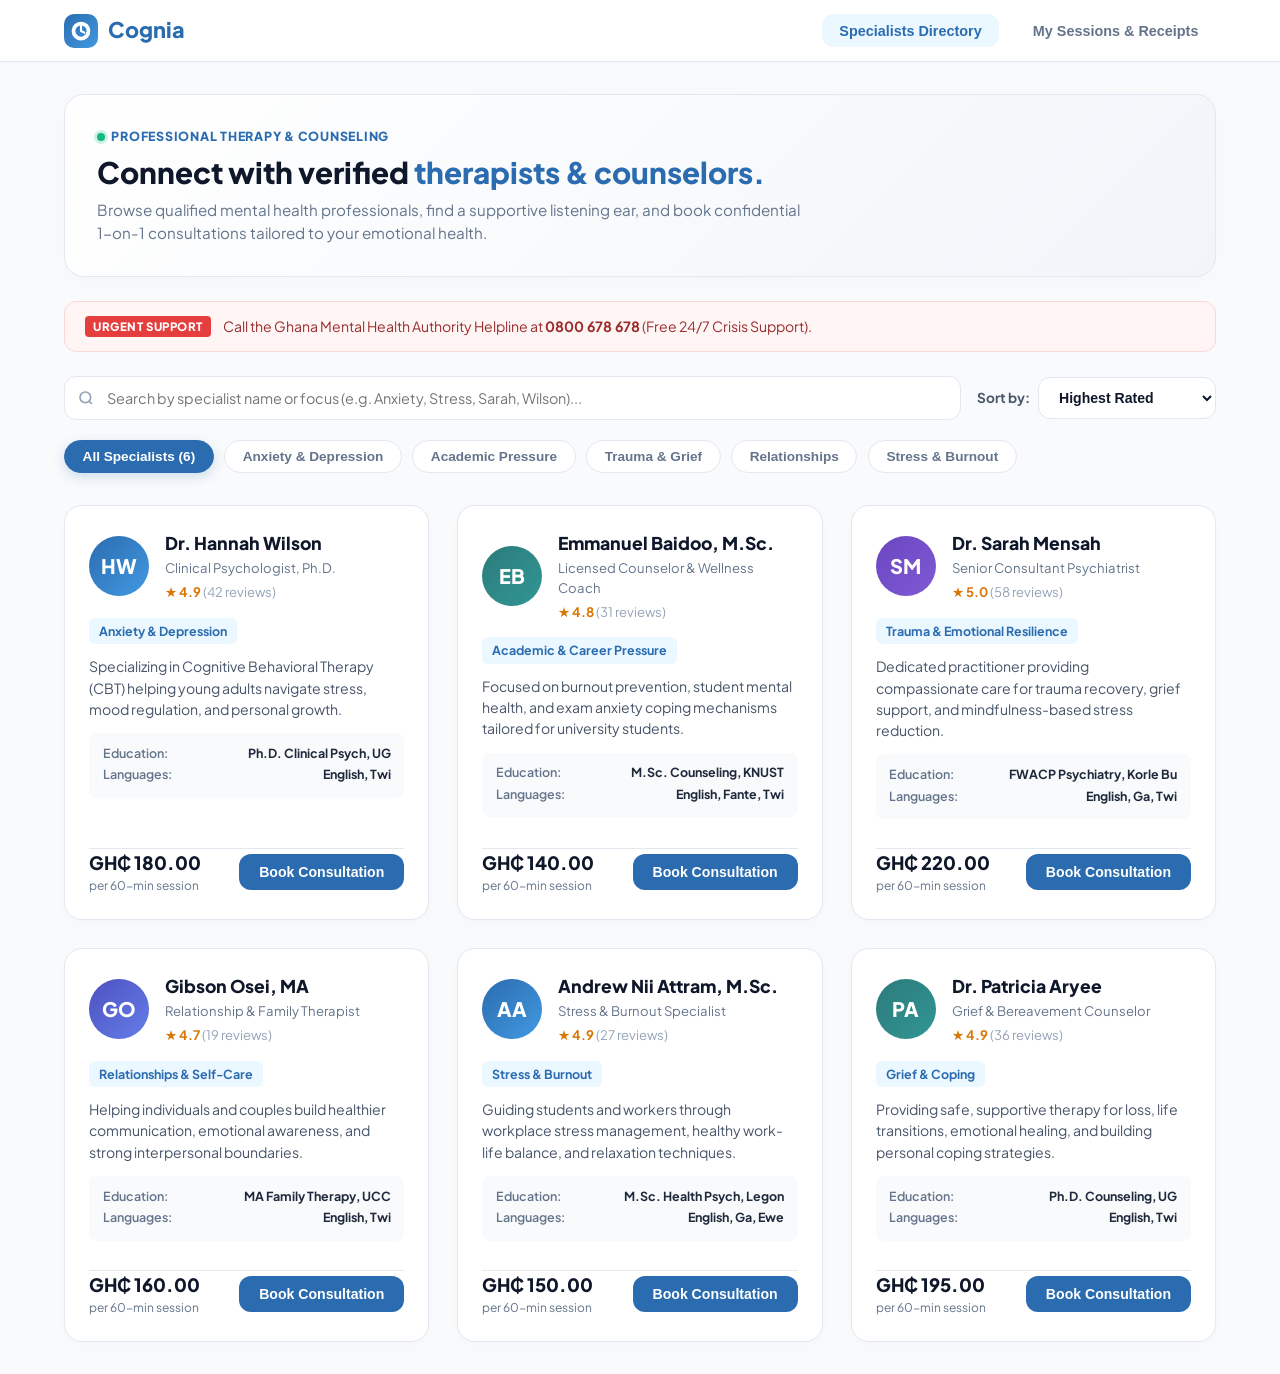
<file: preview.html>
<!DOCTYPE html>
<html lang="en">
<head>
    <meta charset="UTF-8" />
    <meta name="viewport" content="width=device-width, initial-scale=1.0"/>
    <title>Cognia - Therapist Profiles, Session Booking & Payment Receipts</title>
    <link rel="preconnect" href="https://fonts.googleapis.com">
    <link rel="preconnect" href="https://fonts.gstatic.com" crossorigin>
    <link href="https://fonts.googleapis.com/css2?family=Plus+Jakarta+Sans:wght@400;500;600;700;800&display=swap" rel="stylesheet">
    <script src="https://js.paystack.co/v1/inline.js"></script>
    <style>
        :root {
            --primary: #2b6cb0;
            --primary-hover: #2c5282;
            --teal: #319795;
            --bg: #f8fafc;
            --card-bg: #ffffff;
            --text-dark: #0f172a;
            --text-muted: #64748b;
            --border: #e2e8f0;
            --radius-lg: 18px;
            --radius-md: 12px;
            --font: 'Plus Jakarta Sans', -apple-system, BlinkMacSystemFont, sans-serif;
        }

        * { box-sizing: border-box; margin: 0; padding: 0; }
        body { font-family: var(--font); background-color: var(--bg); color: var(--text-dark); line-height: 1.5; -webkit-font-smoothing: antialiased; }

        /* Top Navigation Header */
        header { background: #ffffff; border-bottom: 1px solid var(--border); position: sticky; top: 0; z-index: 100; box-shadow: 0 1px 3px rgba(0,0,0,0.02); }
        .nav-container { max-width: 1200px; margin: 0 auto; padding: 0.85rem 1.5rem; display: flex; align-items: center; justify-content: space-between; }
        .brand { display: flex; align-items: center; gap: 0.6rem; font-weight: 800; font-size: 1.35rem; color: var(--primary); text-decoration: none; cursor: pointer; }
        .brand-icon { width: 34px; height: 34px; background: linear-gradient(135deg, #2b6cb0, #4299e1); border-radius: 10px; color: white; display: flex; align-items: center; justify-content: center; }
        
        .nav-links { display: flex; gap: 1rem; align-items: center; }
        .nav-btn { text-decoration: none; font-size: 0.9rem; font-weight: 700; color: var(--text-muted); padding: 0.55rem 1.1rem; border-radius: var(--radius-md); transition: all 0.2s ease; cursor: pointer; border: none; background: transparent; }
        .nav-btn:hover, .nav-btn.active { color: var(--primary); background: #ebf8ff; }

        /* Main Container */
        .container { max-width: 1200px; margin: 2rem auto; padding: 0 1.5rem; }

        /* Page View Switcher */
        .page-view { display: none; }
        .page-view.active { display: block; animation: fadeIn 0.3s ease-in-out; }
        @keyframes fadeIn { from { opacity: 0; transform: translateY(6px); } to { opacity: 1; transform: translateY(0); } }

        /* Welcome Band */
        .welcome-band { background: linear-gradient(135deg, #ffffff 0%, #f1f5f9 100%); border: 1px solid var(--border); border-radius: 20px; padding: 2rem; margin-bottom: 1.5rem; box-shadow: 0 4px 20px rgba(0,0,0,0.02); }
        .eyebrow { font-size: 0.78rem; font-weight: 800; color: var(--primary); letter-spacing: 0.06em; text-transform: uppercase; margin-bottom: 0.5rem; display: flex; align-items: center; gap: 0.4rem; }
        .status-dot { width: 8px; height: 8px; background: #10b981; border-radius: 50%; display: inline-block; box-shadow: 0 0 0 3px rgba(16,185,129,0.2); }
        .welcome-band h1 { font-size: 1.85rem; font-weight: 800; color: var(--text-dark); margin-bottom: 0.5rem; line-height: 1.25; }
        .welcome-band h1 em { font-style: normal; color: var(--primary); }
        .welcome-lede { font-size: 0.95rem; color: var(--text-muted); max-width: 720px; }

        /* Crisis Helpline Banner */
        .crisis-banner { background: #fff5f5; border: 1px solid #fed7d7; color: #9b2c2c; padding: 0.85rem 1.25rem; border-radius: 12px; font-size: 0.88rem; margin-bottom: 1.5rem; display: flex; align-items: center; gap: 0.75rem; }
        .crisis-tag { background: #e53e3e; color: white; font-size: 0.72rem; font-weight: 800; padding: 2px 8px; border-radius: 4px; text-transform: uppercase; letter-spacing: 0.05em; }

        /* Directory Controls */
        .controls-row { display: flex; justify-content: space-between; gap: 1rem; flex-wrap: wrap; margin-bottom: 1.25rem; }
        .search-box { position: relative; flex: 1; min-width: 280px; }
        .search-box input { width: 100%; padding: 0.75rem 1rem 0.75rem 2.6rem; border-radius: var(--radius-md); border: 1px solid var(--border); font-size: 0.9rem; outline: none; font-family: inherit; }
        .search-box input:focus { border-color: var(--primary); box-shadow: 0 0 0 3px rgba(43,108,176,0.15); }
        .search-icon-svg { position: absolute; left: 0.9rem; top: 50%; transform: translateY(-50%); color: #94a3b8; }

        .sort-box { display: flex; align-items: center; gap: 0.5rem; }
        .sort-box label { font-size: 0.85rem; font-weight: 700; color: #475569; }
        .sort-box select { padding: 0.7rem 1rem; border-radius: var(--radius-md); border: 1px solid var(--border); font-size: 0.88rem; font-weight: 600; color: var(--text-dark); background: white; cursor: pointer; }

        .pills-bar { display: flex; gap: 0.65rem; flex-wrap: wrap; margin-bottom: 2rem; }
        .pill { background: #ffffff; border: 1px solid var(--border); border-radius: 999px; padding: 0.5rem 1.1rem; font-size: 0.85rem; font-weight: 700; color: var(--text-muted); cursor: pointer; transition: all 0.2s ease; }
        .pill:hover, .pill.active { background: var(--primary); color: white; border-color: var(--primary); box-shadow: 0 4px 12px rgba(43,108,176,0.2); }

        /* Therapist Grid */
        .therapist-grid { display: grid; grid-template-columns: repeat(auto-fill, minmax(340px, 1fr)); gap: 1.75rem; }
        .card { background: var(--card-bg); border-radius: var(--radius-lg); border: 1px solid var(--border); padding: 1.5rem; display: flex; flex-direction: column; justify-content: space-between; box-shadow: 0 4px 15px rgba(0,0,0,0.02); transition: all 0.25s ease; }
        .card:hover { transform: translateY(-5px); box-shadow: 0 16px 30px rgba(0,0,0,0.06); border-color: #bee3f8; }

        .card-header { display: flex; gap: 1rem; align-items: center; margin-bottom: 1rem; }
        .avatar-monogram { width: 60px; height: 60px; border-radius: 50%; display: flex; align-items: center; justify-content: center; font-weight: 800; color: white; font-size: 1.25rem; flex-shrink: 0; }
        .bg-blue { background: linear-gradient(135deg, #2b6cb0, #4299e1); }
        .bg-teal { background: linear-gradient(135deg, #2c7a7b, #319795); }
        .bg-purple { background: linear-gradient(135deg, #6b46c1, #805ad5); }
        .bg-indigo { background: linear-gradient(135deg, #4c51bf, #667eea); }

        .card-header h3 { font-size: 1.1rem; color: var(--text-dark); font-weight: 800; margin-bottom: 2px; }
        .card-header p { font-size: 0.82rem; color: var(--text-muted); margin-bottom: 4px; }
        .rating-strip { font-size: 0.82rem; font-weight: 700; color: #d97706; }

        .badge { display: inline-block; background: #ebf8ff; color: var(--primary); font-size: 0.78rem; font-weight: 700; padding: 4px 10px; border-radius: 6px; margin-bottom: 0.75rem; }
        .bio-text { font-size: 0.88rem; color: #475569; line-height: 1.5; margin-bottom: 0.85rem; }
        
        .mini-meta { background: #f8fafc; border-radius: 8px; padding: 0.65rem 0.85rem; font-size: 0.78rem; margin-bottom: 1rem; }
        .mini-meta div { display: flex; justify-content: space-between; margin-bottom: 3px; }
        .mini-meta span { color: #64748b; font-weight: 600; }
        .mini-meta strong { color: #1e293b; text-align: right; }

        .rate-box { display: flex; justify-content: space-between; align-items: center; border-top: 1px solid var(--border); pt: 1rem; margin-top: 0.85rem; }
        .rate-amount { font-size: 1.15rem; font-weight: 800; color: var(--text-dark); }
        .rate-unit { font-size: 0.75rem; color: var(--text-muted); }

        .btn { background: var(--primary); color: white; border: none; border-radius: var(--radius-md); padding: 0.65rem 1.25rem; font-size: 0.88rem; font-weight: 700; cursor: pointer; transition: background 0.2s ease; }
        .btn:hover { background: var(--primary-hover); }

        /* Booking Layout */
        .booking-layout { display: grid; grid-template-columns: 1fr 370px; gap: 2rem; }
        @media (max-width: 900px) { .booking-layout { grid-template-columns: 1fr; } }

        .form-group { margin-bottom: 1.35rem; }
        .form-group label { display: block; font-size: 0.88rem; font-weight: 700; color: #334155; margin-bottom: 0.5rem; }
        .input-control { width: 100%; padding: 0.75rem 1rem; border-radius: var(--radius-md); border: 1px solid var(--border); font-size: 0.9rem; font-family: inherit; }
        .textarea-control { resize: vertical; }

        .mode-grid { display: grid; grid-template-columns: repeat(3, 1fr); gap: 0.75rem; }
        .mode-card { background: #f8fafc; border: 1.5px solid var(--border); border-radius: 12px; padding: 0.9rem; cursor: pointer; text-align: center; transition: all 0.2s ease; }
        .mode-card.selected, .mode-card:hover { background: #ebf8ff; border-color: var(--primary); box-shadow: 0 0 0 3px rgba(43,108,176,0.15); }
        .mode-icon-svg { margin-bottom: 4px; display: flex; justify-content: center; }
        .mode-card h4 { font-size: 0.85rem; font-weight: 800; color: var(--text-dark); margin-top: 2px; }
        .mode-card p { font-size: 0.72rem; color: var(--text-muted); }

        .dur-pills { display: flex; gap: 0.65rem; }
        .dur-pill { background: #f8fafc; border: 1.5px solid var(--border); border-radius: 10px; padding: 0.55rem 1rem; font-size: 0.85rem; font-weight: 700; color: #475569; cursor: pointer; }
        .dur-pill.selected, .dur-pill:hover { background: var(--primary); color: white; border-color: var(--primary); }

        .time-chips { display: grid; grid-template-columns: repeat(auto-fill, minmax(105px, 1fr)); gap: 0.6rem; }
        .time-chip { padding: 0.65rem; border: 1px solid var(--border); border-radius: 10px; font-size: 0.85rem; font-weight: 700; color: #475569; text-align: center; cursor: pointer; background: white; }
        .time-chip.selected, .time-chip:hover { background: #ebf8ff; border-color: var(--primary); color: var(--primary); }

        .focus-tags { display: flex; gap: 0.4rem; flex-wrap: wrap; margin-bottom: 0.6rem; }
        .tag { background: #f1f5f9; border: 1px solid #e2e8f0; padding: 4px 10px; border-radius: 20px; font-size: 0.78rem; font-weight: 600; cursor: pointer; color: #475569; }
        .tag:hover { background: #cbd5e0; color: #0f172a; }

        .summary-card { background: white; border-radius: var(--radius-lg); border: 1px solid var(--border); padding: 1.5rem; height: fit-content; position: sticky; top: 90px; }
        .summary-row { display: flex; justify-content: space-between; font-size: 0.85rem; color: #475569; margin-bottom: 0.6rem; }
        .summary-total { font-size: 1.15rem; font-weight: 800; color: var(--text-dark); border-top: 1.5px dashed var(--border); padding-top: 0.75rem; margin-top: 0.75rem; display: flex; justify-content: space-between; }

        /* Tables & Receipts */
        table { width: 100%; border-collapse: collapse; background: white; border-radius: var(--radius-md); overflow: hidden; border: 1px solid var(--border); }
        th { background: #f8fafc; text-align: left; padding: 0.85rem 1.25rem; font-size: 0.85rem; font-weight: 700; color: #475569; border-bottom: 1px solid var(--border); }
        td { padding: 1rem 1.25rem; border-bottom: 1px solid #f1f5f9; font-size: 0.88rem; }
        .status-confirmed { background: #dcfce7; color: #166534; padding: 4px 10px; border-radius: 20px; font-weight: 700; font-size: 0.78rem; }
        .join-link { background: #10b981; color: white; text-decoration: none; padding: 0.55rem 1rem; border-radius: 8px; font-weight: 700; font-size: 0.85rem; display: inline-flex; align-items: center; gap: 0.35rem; }

        .back-btn { display: inline-flex; align-items: center; gap: 0.4rem; font-size: 0.85rem; font-weight: 700; color: #475569; text-decoration: none; background: #ffffff; border: 1px solid #e2e8f0; padding: 0.45rem 1rem; border-radius: 999px; transition: all 0.2s ease; box-shadow: 0 1px 3px rgba(0,0,0,0.02); cursor: pointer; margin-bottom: 1.25rem; }
        .back-btn:hover { color: var(--primary); border-color: #cbd5e0; background: #f8fafc; transform: translateX(-3px); }

        .stats-grid { display: grid; grid-template-columns: repeat(auto-fit, minmax(210px, 1fr)); gap: 1.25rem; margin-bottom: 1.75rem; }
        .stat-card { background: white; border: 1px solid var(--border); border-radius: 14px; padding: 1.1rem 1.25rem; display: flex; align-items: center; gap: 1rem; box-shadow: 0 2px 8px rgba(0,0,0,0.02); }
        .stat-icon { background: #ebf8ff; width: 44px; height: 44px; border-radius: 12px; display: flex; align-items: center; justify-content: center; color: var(--primary); flex-shrink: 0; }
        .stat-val { font-size: 1.2rem; font-weight: 800; color: var(--text-dark); }
        .stat-label { font-size: 0.78rem; font-weight: 600; color: var(--text-muted); }

        .prep-checklist-card { background: #f8fafc; border: 1px solid #cbd5e0; border-radius: 14px; padding: 1.25rem; margin-bottom: 2rem; }
        .checklist-header { display: flex; gap: 0.85rem; align-items: flex-start; margin-bottom: 0.75rem; }
        .chk-icon { background: #e2e8f0; width: 32px; height: 32px; border-radius: 50%; display: flex; align-items: center; justify-content: center; font-weight: 800; color: #334155; font-size: 0.85rem; flex-shrink: 0; }
        .checklist-header h4 { margin: 0 0 2px 0; font-size: 0.98rem; font-weight: 800; color: var(--text-dark); }
        .checklist-header p { margin: 0; font-size: 0.82rem; color: var(--text-muted); }
        .checklist-items { display: grid; grid-template-columns: repeat(auto-fit, minmax(260px, 1fr)); gap: 0.65rem; font-size: 0.82rem; color: #334155; }
        .chk-item { background: white; border: 1px solid var(--border); padding: 0.6rem 0.85rem; border-radius: 8px; font-weight: 600; display: flex; align-items: center; gap: 0.4rem; }
        .chk-dot { width: 6px; height: 6px; background: #3182ce; border-radius: 50%; display: inline-block; }
    </style>
</head>
<body>

    <header>
        <div class="nav-container">
            <a class="brand" onclick="navigateTo('directory-view')">
                <div class="brand-icon">
                    <svg width="20" height="20" viewBox="0 0 24 24" fill="none" stroke="currentColor" stroke-width="2.5" stroke-linecap="round" stroke-linejoin="round"><path d="M12 2a10 10 0 1 0 10 10A10 10 0 0 0 12 2zm0 18a8 8 0 1 1 8-8 8 8 0 0 1-8 8z"/><path d="M12 6v6l4 2"/></svg>
                </div>
                <span>Cognia</span>
            </a>
            <div class="nav-links">
                <button class="nav-btn active" id="nav-therapists" onclick="navigateTo('directory-view')">Specialists Directory</button>
                <button class="nav-btn" id="nav-payments" onclick="navigateTo('receipts-view')">My Sessions & Receipts</button>
            </div>
        </div>
    </header>

    <div class="container">

        <!-- VIEW 1: Specialist Directory -->
        <div id="directory-view" class="page-view active">
            <div class="welcome-band">
                <p class="eyebrow"><span class="status-dot"></span> PROFESSIONAL THERAPY & COUNSELING</p>
                <h1>Connect with verified <em>therapists & counselors.</em></h1>
                <p class="welcome-lede">Browse qualified mental health professionals, find a supportive listening ear, and book confidential 1-on-1 consultations tailored to your emotional health.</p>
            </div>

            <div class="crisis-banner">
                <span class="crisis-tag">Urgent Support</span>
                <span>Call the Ghana Mental Health Authority Helpline at <strong>0800 678 678</strong> (Free 24/7 Crisis Support).</span>
            </div>

            <div class="controls-row">
                <div class="search-box">
                    <svg class="search-icon-svg" width="16" height="16" viewBox="0 0 24 24" fill="none" stroke="currentColor" stroke-width="2.5"><circle cx="11" cy="11" r="8"/><line x1="21" y1="21" x2="16.65" y2="16.65"/></svg>
                    <input type="text" id="searchInput" placeholder="Search by specialist name or focus (e.g. Anxiety, Stress, Sarah, Wilson)..." oninput="filterTherapists()" />
                </div>
                <div class="sort-box">
                    <label>Sort by:</label>
                    <select id="sortSelect" onchange="sortTherapists()">
                        <option value="rating">Highest Rated</option>
                        <option value="price_low">Price: Low to High</option>
                        <option value="price_high">Price: High to Low</option>
                        <option value="reviews">Most Reviewed</option>
                    </select>
                </div>
            </div>

            <div class="pills-bar">
                <button class="pill active" onclick="filterCategory('All', this)">All Specialists (6)</button>
                <button class="pill" onclick="filterCategory('Anxiety & Depression', this)">Anxiety & Depression</button>
                <button class="pill" onclick="filterCategory('Academic & Career Pressure', this)">Academic Pressure</button>
                <button class="pill" onclick="filterCategory('Trauma & Emotional Resilience', this)">Trauma & Grief</button>
                <button class="pill" onclick="filterCategory('Relationships & Self-Care', this)">Relationships</button>
                <button class="pill" onclick="filterCategory('Stress & Burnout', this)">Stress & Burnout</button>
            </div>

            <div class="therapist-grid" id="therapistGrid">
                <!-- 1. Dr. Hannah Wilson -->
                <div class="card" data-category="Anxiety & Depression" data-name="Dr. Hannah Wilson" data-rate="180" data-rating="4.9" data-reviews="42">
                    <div>
                        <div class="card-header">
                            <div class="avatar-monogram bg-blue">HW</div>
                            <div>
                                <h3>Dr. Hannah Wilson</h3>
                                <p>Clinical Psychologist, Ph.D.</p>
                                <div class="rating-strip">★ 4.9 <span style="color:#94a3b8; font-weight:400;">(42 reviews)</span></div>
                            </div>
                        </div>
                        <span class="badge">Anxiety & Depression</span>
                        <p class="bio-text">Specializing in Cognitive Behavioral Therapy (CBT) helping young adults navigate stress, mood regulation, and personal growth.</p>
                        
                        <div class="mini-meta">
                            <div><span>Education:</span> <strong>Ph.D. Clinical Psych, UG</strong></div>
                            <div><span>Languages:</span> <strong>English, Twi</strong></div>
                        </div>
                    </div>
                    <div>
                        <div class="rate-box">
                            <div>
                                <div class="rate-amount">GH₵ 180.00</div>
                                <div class="rate-unit">per 60-min session</div>
                            </div>
                            <button class="btn" onclick="startBooking('Dr. Hannah Wilson', 'Clinical Psychologist, Ph.D.', 'Anxiety & Depression', 180.00, 'HW', 'bg-blue')">Book Consultation</button>
                        </div>
                    </div>
                </div>

                <!-- 2. Emmanuel Baidoo -->
                <div class="card" data-category="Academic & Career Pressure" data-name="Emmanuel Baidoo" data-rate="140" data-rating="4.8" data-reviews="31">
                    <div>
                        <div class="card-header">
                            <div class="avatar-monogram bg-teal">EB</div>
                            <div>
                                <h3>Emmanuel Baidoo, M.Sc.</h3>
                                <p>Licensed Counselor & Wellness Coach</p>
                                <div class="rating-strip">★ 4.8 <span style="color:#94a3b8; font-weight:400;">(31 reviews)</span></div>
                            </div>
                        </div>
                        <span class="badge">Academic & Career Pressure</span>
                        <p class="bio-text">Focused on burnout prevention, student mental health, and exam anxiety coping mechanisms tailored for university students.</p>
                        
                        <div class="mini-meta">
                            <div><span>Education:</span> <strong>M.Sc. Counseling, KNUST</strong></div>
                            <div><span>Languages:</span> <strong>English, Fante, Twi</strong></div>
                        </div>
                    </div>
                    <div>
                        <div class="rate-box">
                            <div>
                                <div class="rate-amount">GH₵ 140.00</div>
                                <div class="rate-unit">per 60-min session</div>
                            </div>
                            <button class="btn" onclick="startBooking('Emmanuel Baidoo, M.Sc.', 'Licensed Counselor & Wellness Coach', 'Academic & Career Pressure', 140.00, 'EB', 'bg-teal')">Book Consultation</button>
                        </div>
                    </div>
                </div>

                <!-- 3. Dr. Sarah Mensah -->
                <div class="card" data-category="Trauma & Emotional Resilience" data-name="Dr. Sarah Mensah" data-rate="220" data-rating="5.0" data-reviews="58">
                    <div>
                        <div class="card-header">
                            <div class="avatar-monogram bg-purple">SM</div>
                            <div>
                                <h3>Dr. Sarah Mensah</h3>
                                <p>Senior Consultant Psychiatrist</p>
                                <div class="rating-strip">★ 5.0 <span style="color:#94a3b8; font-weight:400;">(58 reviews)</span></div>
                            </div>
                        </div>
                        <span class="badge">Trauma & Emotional Resilience</span>
                        <p class="bio-text">Dedicated practitioner providing compassionate care for trauma recovery, grief support, and mindfulness-based stress reduction.</p>
                        
                        <div class="mini-meta">
                            <div><span>Education:</span> <strong>FWACP Psychiatry, Korle Bu</strong></div>
                            <div><span>Languages:</span> <strong>English, Ga, Twi</strong></div>
                        </div>
                    </div>
                    <div>
                        <div class="rate-box">
                            <div>
                                <div class="rate-amount">GH₵ 220.00</div>
                                <div class="rate-unit">per 60-min session</div>
                            </div>
                            <button class="btn" onclick="startBooking('Dr. Sarah Mensah', 'Senior Consultant Psychiatrist', 'Trauma & Emotional Resilience', 220.00, 'SM', 'bg-purple')">Book Consultation</button>
                        </div>
                    </div>
                </div>

                <!-- 4. Gibson Osei -->
                <div class="card" data-category="Relationships & Self-Care" data-name="Gibson Osei" data-rate="160" data-rating="4.7" data-reviews="19">
                    <div>
                        <div class="card-header">
                            <div class="avatar-monogram bg-indigo">GO</div>
                            <div>
                                <h3>Gibson Osei, MA</h3>
                                <p>Relationship & Family Therapist</p>
                                <div class="rating-strip">★ 4.7 <span style="color:#94a3b8; font-weight:400;">(19 reviews)</span></div>
                            </div>
                        </div>
                        <span class="badge">Relationships & Self-Care</span>
                        <p class="bio-text">Helping individuals and couples build healthier communication, emotional awareness, and strong interpersonal boundaries.</p>
                        
                        <div class="mini-meta">
                            <div><span>Education:</span> <strong>MA Family Therapy, UCC</strong></div>
                            <div><span>Languages:</span> <strong>English, Twi</strong></div>
                        </div>
                    </div>
                    <div>
                        <div class="rate-box">
                            <div>
                                <div class="rate-amount">GH₵ 160.00</div>
                                <div class="rate-unit">per 60-min session</div>
                            </div>
                            <button class="btn" onclick="startBooking('Gibson Osei, MA', 'Relationship & Family Therapist', 'Relationships & Self-Care', 160.00, 'GO', 'bg-indigo')">Book Consultation</button>
                        </div>
                    </div>
                </div>

                <!-- 5. Andrew Nii Attram -->
                <div class="card" data-category="Stress & Burnout" data-name="Andrew Nii Attram" data-rate="150" data-rating="4.9" data-reviews="27">
                    <div>
                        <div class="card-header">
                            <div class="avatar-monogram bg-blue">AA</div>
                            <div>
                                <h3>Andrew Nii Attram, M.Sc.</h3>
                                <p>Stress & Burnout Specialist</p>
                                <div class="rating-strip">★ 4.9 <span style="color:#94a3b8; font-weight:400;">(27 reviews)</span></div>
                            </div>
                        </div>
                        <span class="badge">Stress & Burnout</span>
                        <p class="bio-text">Guiding students and workers through workplace stress management, healthy work-life balance, and relaxation techniques.</p>
                        
                        <div class="mini-meta">
                            <div><span>Education:</span> <strong>M.Sc. Health Psych, Legon</strong></div>
                            <div><span>Languages:</span> <strong>English, Ga, Ewe</strong></div>
                        </div>
                    </div>
                    <div>
                        <div class="rate-box">
                            <div>
                                <div class="rate-amount">GH₵ 150.00</div>
                                <div class="rate-unit">per 60-min session</div>
                            </div>
                            <button class="btn" onclick="startBooking('Andrew Nii Attram, M.Sc.', 'Stress & Burnout Specialist', 'Stress & Burnout', 150.00, 'AA', 'bg-blue')">Book Consultation</button>
                        </div>
                    </div>
                </div>

                <!-- 6. Dr. Patricia Aryee -->
                <div class="card" data-category="Trauma & Emotional Resilience" data-name="Dr. Patricia Aryee" data-rate="195" data-rating="4.9" data-reviews="36">
                    <div>
                        <div class="card-header">
                            <div class="avatar-monogram bg-teal">PA</div>
                            <div>
                                <h3>Dr. Patricia Aryee</h3>
                                <p>Grief & Bereavement Counselor</p>
                                <div class="rating-strip">★ 4.9 <span style="color:#94a3b8; font-weight:400;">(36 reviews)</span></div>
                            </div>
                        </div>
                        <span class="badge">Grief & Coping</span>
                        <p class="bio-text">Providing safe, supportive therapy for loss, life transitions, emotional healing, and building personal coping strategies.</p>
                        
                        <div class="mini-meta">
                            <div><span>Education:</span> <strong>Ph.D. Counseling, UG</strong></div>
                            <div><span>Languages:</span> <strong>English, Twi</strong></div>
                        </div>
                    </div>
                    <div>
                        <div class="rate-box">
                            <div>
                                <div class="rate-amount">GH₵ 195.00</div>
                                <div class="rate-unit">per 60-min session</div>
                            </div>
                            <button class="btn" onclick="startBooking('Dr. Patricia Aryee', 'Grief & Bereavement Counselor', 'Grief & Coping', 195.00, 'PA', 'bg-teal')">Book Consultation</button>
                        </div>
                    </div>
                </div>

            </div>
        </div>

        <!-- VIEW 2: Session Booking Form -->
        <div id="booking-view" class="page-view">
            <a class="back-btn" onclick="navigateTo('directory-view')">← Specialists</a>

            <div class="booking-layout">
                <div class="card">
                    <h2 id="booking-title" style="margin-bottom:0.25rem; font-size:1.35rem;">Book 1-on-1 Consultation</h2>
                    <p style="font-size:0.88rem; color:#64748b; margin-bottom:1.5rem;">Select your preferred mode, session length, date & time slot.</p>

                    <!-- Mode -->
                    <div class="form-group">
                        <label>1. Consultation Format</label>
                        <div class="mode-grid">
                            <div class="mode-card selected" onclick="selectMode(this, 'Encrypted Video Call')">
                                <div class="mode-icon-svg">
                                    <svg width="22" height="22" viewBox="0 0 24 24" fill="none" stroke="#2b6cb0" stroke-width="2"><polygon points="23 7 16 12 23 17 23 7"/><rect x="1" y="5" width="15" height="14" rx="2" ry="2"/></svg>
                                </div>
                                <h4>Video Call</h4>
                                <p>Encrypted 1-on-1 video via Jitsi</p>
                            </div>
                            <div class="mode-card" onclick="selectMode(this, 'Private Audio Call')">
                                <div class="mode-icon-svg">
                                    <svg width="22" height="22" viewBox="0 0 24 24" fill="none" stroke="#2b6cb0" stroke-width="2"><path d="M22 16.92v3a2 2 0 0 1-2.18 2 19.79 19.79 0 0 1-8.63-3.07 19.5 19.5 0 0 1-6-6 19.79 19.79 0 0 1-3.07-8.67A2 2 0 0 1 4.11 2h3a2 2 0 0 1 2 1.72 12.84 12.84 0 0 0 .7 2.81 2 2 0 0 1-.45 2.11L8.09 9.91a16 16 0 0 0 6 6l1.27-1.27a2 2 0 0 1 2.11-.45 12.84 12.84 0 0 0 2.81.7A2 2 0 0 1 22 16.92z"/></svg>
                                </div>
                                <h4>Audio Call</h4>
                                <p>Private voice consultation</p>
                            </div>
                            <div class="mode-card" onclick="selectMode(this, 'Confidential Text Chat')">
                                <div class="mode-icon-svg">
                                    <svg width="22" height="22" viewBox="0 0 24 24" fill="none" stroke="#2b6cb0" stroke-width="2"><path d="M21 15a2 2 0 0 1-2 2H7l-4 4V5a2 2 0 0 1 2-2h14a2 2 0 0 1 2 2z"/></svg>
                                </div>
                                <h4>Live Chat</h4>
                                <p>Real-time structured chat</p>
                            </div>
                        </div>
                    </div>

                    <!-- Duration -->
                    <div class="form-group">
                        <label>2. Duration</label>
                        <div class="dur-pills">
                            <div class="dur-pill" onclick="selectDuration(30, this)">30 Mins</div>
                            <div class="dur-pill selected" onclick="selectDuration(60, this)">60 Mins (Standard)</div>
                            <div class="dur-pill" onclick="selectDuration(90, this)">90 Mins (In-Depth)</div>
                        </div>
                    </div>

                    <!-- Inputs -->
                    <div style="display:grid; grid-template-columns:1fr 1fr; gap:1rem;">
                        <div class="form-group">
                            <label>Your Full Name</label>
                            <input type="text" id="clientNameInput" class="input-control" placeholder="Enter your full name" />
                        </div>
                        <div class="form-group">
                            <label>Email Address (For receipts & video link)</label>
                            <input type="email" id="clientEmailInput" class="input-control" placeholder="Enter your email address" />
                        </div>
                    </div>

                    <div class="form-group">
                        <label>Select Date</label>
                        <input type="date" id="sessionDateInput" class="input-control" value="2026-10-05" />
                    </div>

                    <div class="form-group">
                        <label>Select Time Slot</label>
                        <div class="time-chips">
                            <div class="time-chip selected" onclick="selectTime(this)">09:00 AM</div>
                            <div class="time-chip" onclick="selectTime(this)">11:00 AM</div>
                            <div class="time-chip" onclick="selectTime(this)">02:00 PM</div>
                            <div class="time-chip" onclick="selectTime(this)">04:00 PM</div>
                        </div>
                    </div>

                    <div class="form-group">
                        <label>Focus Topics & Notes (Optional)</label>
                        <div class="focus-tags">
                            <span class="tag" onclick="addTag('Academic Stress')">+ Academic Stress</span>
                            <span class="tag" onclick="addTag('Anxiety & Panic')">+ Anxiety</span>
                            <span class="tag" onclick="addTag('Burnout')">+ Burnout</span>
                            <span class="tag" onclick="addTag('Relationships')">+ Relationships</span>
                        </div>
                        <textarea id="notesInput" class="input-control textarea-control" rows="3" placeholder="Share any topics or context for your specialist..."></textarea>
                    </div>

                    <button class="btn" id="pay-button" style="width:100%; padding:0.9rem; font-size:1rem; margin-top:1rem;" onclick="completePayment()">Proceed to Pay GH₵ 180.00</button>
                </div>

                <!-- Sidebar -->
                <aside class="summary-card">
                    <h3 style="font-size:1.1rem; color:var(--text-dark); margin-bottom:1rem;">Consultation Summary</h3>
                    
                    <div style="display:flex; gap:0.85rem; align-items:center; margin-bottom:1rem;">
                        <div id="summary-monogram" class="avatar-monogram bg-blue" style="width:50px; height:50px; font-size:1.1rem;">HW</div>
                        <div>
                            <h4 id="summary-name" style="font-size:1rem;">Dr. Hannah Wilson</h4>
                            <p id="summary-title" style="font-size:0.8rem; color:#64748b;">Clinical Psychologist, Ph.D.</p>
                        </div>
                    </div>

                    <div class="summary-row">
                        <span>Format:</span>
                        <strong id="summary-mode">Encrypted Video Call</strong>
                    </div>
                    <div class="summary-row">
                        <span>Duration:</span>
                        <strong id="summary-duration">60 Mins</strong>
                    </div>
                    <div class="summary-row">
                        <span>Fee:</span>
                        <strong id="summary-rate-breakdown">GH₵ 180.00</strong>
                    </div>

                    <div class="summary-total">
                        <span>Total Payable:</span>
                        <span id="summary-rate">GH₵ 180.00</span>
                    </div>
                </aside>
            </div>
        </div>

        <!-- VIEW 3: Session Receipt -->
        <div id="receipts-view" class="page-view">
            <a class="back-btn" onclick="navigateTo('directory-view')">← Specialists</a>

            <!-- Stats Bar -->
            <div class="stats-grid">
                <div class="stat-card">
                    <div class="stat-icon">
                        <svg width="22" height="22" viewBox="0 0 24 24" fill="none" stroke="currentColor" stroke-width="2"><path d="M16 4h2a2 2 0 0 1 2 2v14a2 2 0 0 1-2 2H6a2 2 0 0 1-2-2V6a2 2 0 0 1 2-2h2"/><rect x="8" y="2" width="8" height="4" rx="1" ry="1"/></svg>
                    </div>
                    <div>
                        <div class="stat-val">1 Session</div>
                        <div class="stat-label">Confirmed Sessions</div>
                    </div>
                </div>
                <div class="stat-card">
                    <div class="stat-icon">
                        <svg width="22" height="22" viewBox="0 0 24 24" fill="none" stroke="currentColor" stroke-width="2"><circle cx="12" cy="12" r="10"/><polyline points="12 6 12 12 16 14"/></svg>
                    </div>
                    <div>
                        <div class="stat-val">1.0 hrs</div>
                        <div class="stat-label">Total Care Hours</div>
                    </div>
                </div>
                <div class="stat-card">
                    <div class="stat-icon">
                        <svg width="22" height="22" viewBox="0 0 24 24" fill="none" stroke="currentColor" stroke-width="2"><rect x="1" y="4" width="22" height="16" rx="2" ry="2"/><line x1="1" y1="10" x2="23" y2="10"/></svg>
                    </div>
                    <div>
                        <div class="stat-val" id="stats-total-spent">GH₵ 180.00</div>
                        <div class="stat-label">Total Investment</div>
                    </div>
                </div>
                <div class="stat-card">
                    <div class="stat-icon">
                        <svg width="22" height="22" viewBox="0 0 24 24" fill="none" stroke="currentColor" stroke-width="2"><rect x="3" y="11" width="18" height="11" rx="2" ry="2"/><path d="M7 11V7a5 5 0 0 1 10 0v4"/></svg>
                    </div>
                    <div>
                        <div class="stat-val">100% Encrypted</div>
                        <div class="stat-label">Privacy Guarantee</div>
                    </div>
                </div>
            </div>

            <!-- Pre-Session Checklist Card -->
            <div class="prep-checklist-card">
                <div class="checklist-header">
                    <div class="chk-icon">
                        <svg width="18" height="18" viewBox="0 0 24 24" fill="none" stroke="currentColor" stroke-width="2.5"><circle cx="12" cy="12" r="10"/><line x1="12" y1="16" x2="12" y2="12"/><line x1="12" y1="8" x2="12.01" y2="8"/></svg>
                    </div>
                    <div>
                        <h4>Pre-Session Checklist & Tech Check</h4>
                        <p>Follow these quick recommendations before joining your 1-on-1 video call:</p>
                    </div>
                </div>
                <div class="checklist-items">
                    <div class="chk-item"><span class="chk-dot"></span> <strong>Quiet Environment:</strong> Choose a private room free of interruptions.</div>
                    <div class="chk-item"><span class="chk-dot"></span> <strong>Use Headphones:</strong> Plug in headphones for maximum audio privacy.</div>
                    <div class="chk-item"><span class="chk-dot"></span> <strong>Join 5 Mins Early:</strong> Connect a few minutes before start time to test mic & camera.</div>
                </div>
            </div>

            <h2 style="margin-bottom:1rem;">My Booked Sessions & Payment Receipts</h2>
            <table>
                <thead>
                    <tr>
                        <th>Therapist & Schedule</th>
                        <th>Reference</th>
                        <th>Amount</th>
                        <th>Status</th>
                        <th>Action / Video Join</th>
                    </tr>
                </thead>
                <tbody>
                    <tr>
                        <td><strong id="receipt-name">Dr. Hannah Wilson</strong><br><span style="font-size:0.82rem; color:#64748b;">Tomorrow at 09:00 AM (60 Mins Video)</span></td>
                        <td><code id="receipt-ref" style="background:#f1f5f9; padding:3px 8px; border-radius:6px; font-family:monospace;">COGNIA-PAY-8F2A91C0</code></td>
                        <td><strong id="receipt-rate">GH₵ 180.00</strong></td>
                        <td><span class="status-confirmed">✓ Confirmed</span></td>
                        <td>
                            <a href="https://meet.jit.si/cognia-therapy-demo" target="_blank" class="join-link">
                                <svg width="14" height="14" viewBox="0 0 24 24" fill="none" stroke="currentColor" stroke-width="2.5"><polygon points="23 7 16 12 23 17 23 7"/><rect x="1" y="5" width="15" height="14" rx="2" ry="2"/></svg>
                                <span>Launch Jitsi Room →</span>
                            </a>
                        </td>
                    </tr>
                </tbody>
            </table>
        </div>

    </div>

    <script>
        let currentTherapist = { name: 'Dr. Hannah Wilson', title: 'Clinical Psychologist, Ph.D.', spec: 'Anxiety & Depression', rate: 180, initials: 'HW', bg: 'bg-blue' };
        let selectedMins = 60;
        let selectedModeText = 'Encrypted Video Call';

        function navigateTo(viewId) {
            document.querySelectorAll('.page-view').forEach(el => el.classList.remove('active'));
            document.getElementById(viewId).classList.add('active');

            if (viewId === 'directory-view') {
                document.getElementById('nav-therapists').classList.add('active');
                document.getElementById('nav-payments').classList.remove('active');
            } else if (viewId === 'receipts-view') {
                document.getElementById('nav-payments').classList.add('active');
                document.getElementById('nav-therapists').classList.remove('active');
            }
        }

        function startBooking(name, title, spec, rate, initials, bgClass) {
            currentTherapist = { name, title, spec, rate, initials, bg: bgClass };
            document.getElementById('booking-title').innerText = `Book Session with ${name}`;
            document.getElementById('summary-name').innerText = name;
            document.getElementById('summary-title').innerText = title;
            
            const monoEl = document.getElementById('summary-monogram');
            monoEl.innerText = initials;
            monoEl.className = `avatar-monogram ${bgClass}`;

            updateSummaryPrice();
            navigateTo('booking-view');
        }

        function selectMode(el, mode) {
            document.querySelectorAll('.mode-card').forEach(m => m.classList.remove('selected'));
            el.classList.add('selected');
            selectedModeText = mode;
            document.getElementById('summary-mode').innerText = mode;
        }

        function selectDuration(mins, el) {
            document.querySelectorAll('.dur-pill').forEach(p => p.classList.remove('selected'));
            el.classList.add('selected');
            selectedMins = mins;
            document.getElementById('summary-duration').innerText = `${mins} Mins`;
            updateSummaryPrice();
        }

        function updateSummaryPrice() {
            let mult = selectedMins === 30 ? 0.6 : (selectedMins === 90 ? 1.45 : 1.0);
            let finalPrice = (currentTherapist.rate * mult).toFixed(2);
            document.getElementById('summary-rate').innerText = `GH₵ ${finalPrice}`;
            document.getElementById('summary-rate-breakdown').innerText = `GH₵ ${finalPrice}`;
            document.getElementById('pay-button').innerText = `Proceed to Pay GH₵ ${finalPrice}`;
        }

        function selectTime(el) {
            document.querySelectorAll('.time-chip').forEach(c => c.classList.remove('selected'));
            el.classList.add('selected');
        }

        function addTag(tag) {
            const input = document.getElementById('notesInput');
            if (!input.value) input.value = `Focus: ${tag}`;
            else input.value += `, ${tag}`;
        }

        function completePayment() {
            const email = document.getElementById('clientEmailInput').value || 'client@example.com';
            const mult = selectedMins === 30 ? 0.6 : (selectedMins === 90 ? 1.45 : 1.0);
            const finalAmount = currentTherapist.rate * mult;
            const amountInKobo = Math.round(finalAmount * 100);
            const randomRef = 'COGNIA-PAY-' + Math.random().toString(36).substring(2, 10).toUpperCase();

            if (typeof PaystackPop !== 'undefined') {
                const handler = PaystackPop.setup({
                    key: 'pk_test_cce97442fea16049dd3622d782b3984ad03cd27e',
                    email: email,
                    amount: amountInKobo,
                    currency: 'GHS',
                    ref: randomRef,
                    onClose: function() {
                        alert('Paystack transaction window closed.');
                    },
                    callback: function(response) {
                        document.getElementById('receipt-name').innerText = currentTherapist.name;
                        document.getElementById('receipt-ref').innerText = response.reference || randomRef;
                        document.getElementById('receipt-rate').innerText = `GH₵ ${finalAmount.toFixed(2)}`;
                        navigateTo('receipts-view');
                    }
                });
                handler.openIframe();
            } else {
                document.getElementById('receipt-name').innerText = currentTherapist.name;
                document.getElementById('receipt-ref').innerText = randomRef;
                document.getElementById('receipt-rate').innerText = `GH₵ ${finalAmount.toFixed(2)}`;
                navigateTo('receipts-view');
            }
        }

        function filterTherapists() {
            const q = document.getElementById('searchInput').value.toLowerCase();
            document.querySelectorAll('#therapistGrid .card').forEach(card => {
                const text = card.innerText.toLowerCase();
                card.style.display = text.includes(q) ? 'flex' : 'none';
            });
        }

        function filterCategory(cat, el) {
            document.querySelectorAll('.pill').forEach(p => p.classList.remove('active'));
            el.classList.add('active');
            document.querySelectorAll('#therapistGrid .card').forEach(card => {
                if (cat === 'All') card.style.display = 'flex';
                else {
                    const cardCat = card.getAttribute('data-category');
                    card.style.display = cardCat === cat ? 'flex' : 'none';
                }
            });
        }

        function sortTherapists() {
            const val = document.getElementById('sortSelect').value;
            const grid = document.getElementById('therapistGrid');
            const cards = Array.from(grid.getElementsByClassName('card'));
            
            cards.sort((a, b) => {
                let rA = parseFloat(a.getAttribute('data-rate'));
                let rB = parseFloat(b.getAttribute('data-rate'));
                let rtA = parseFloat(a.getAttribute('data-rating'));
                let rtB = parseFloat(b.getAttribute('data-rating'));
                let revA = parseInt(a.getAttribute('data-reviews'));
                let revB = parseInt(b.getAttribute('data-reviews'));

                if (val === 'price_low') return rA - rB;
                if (val === 'price_high') return rB - rA;
                if (val === 'reviews') return revB - revA;
                return rtB - rtA;
            });

            cards.forEach(c => grid.appendChild(c));
        }
    </script>
</body>
</html>
</file>
